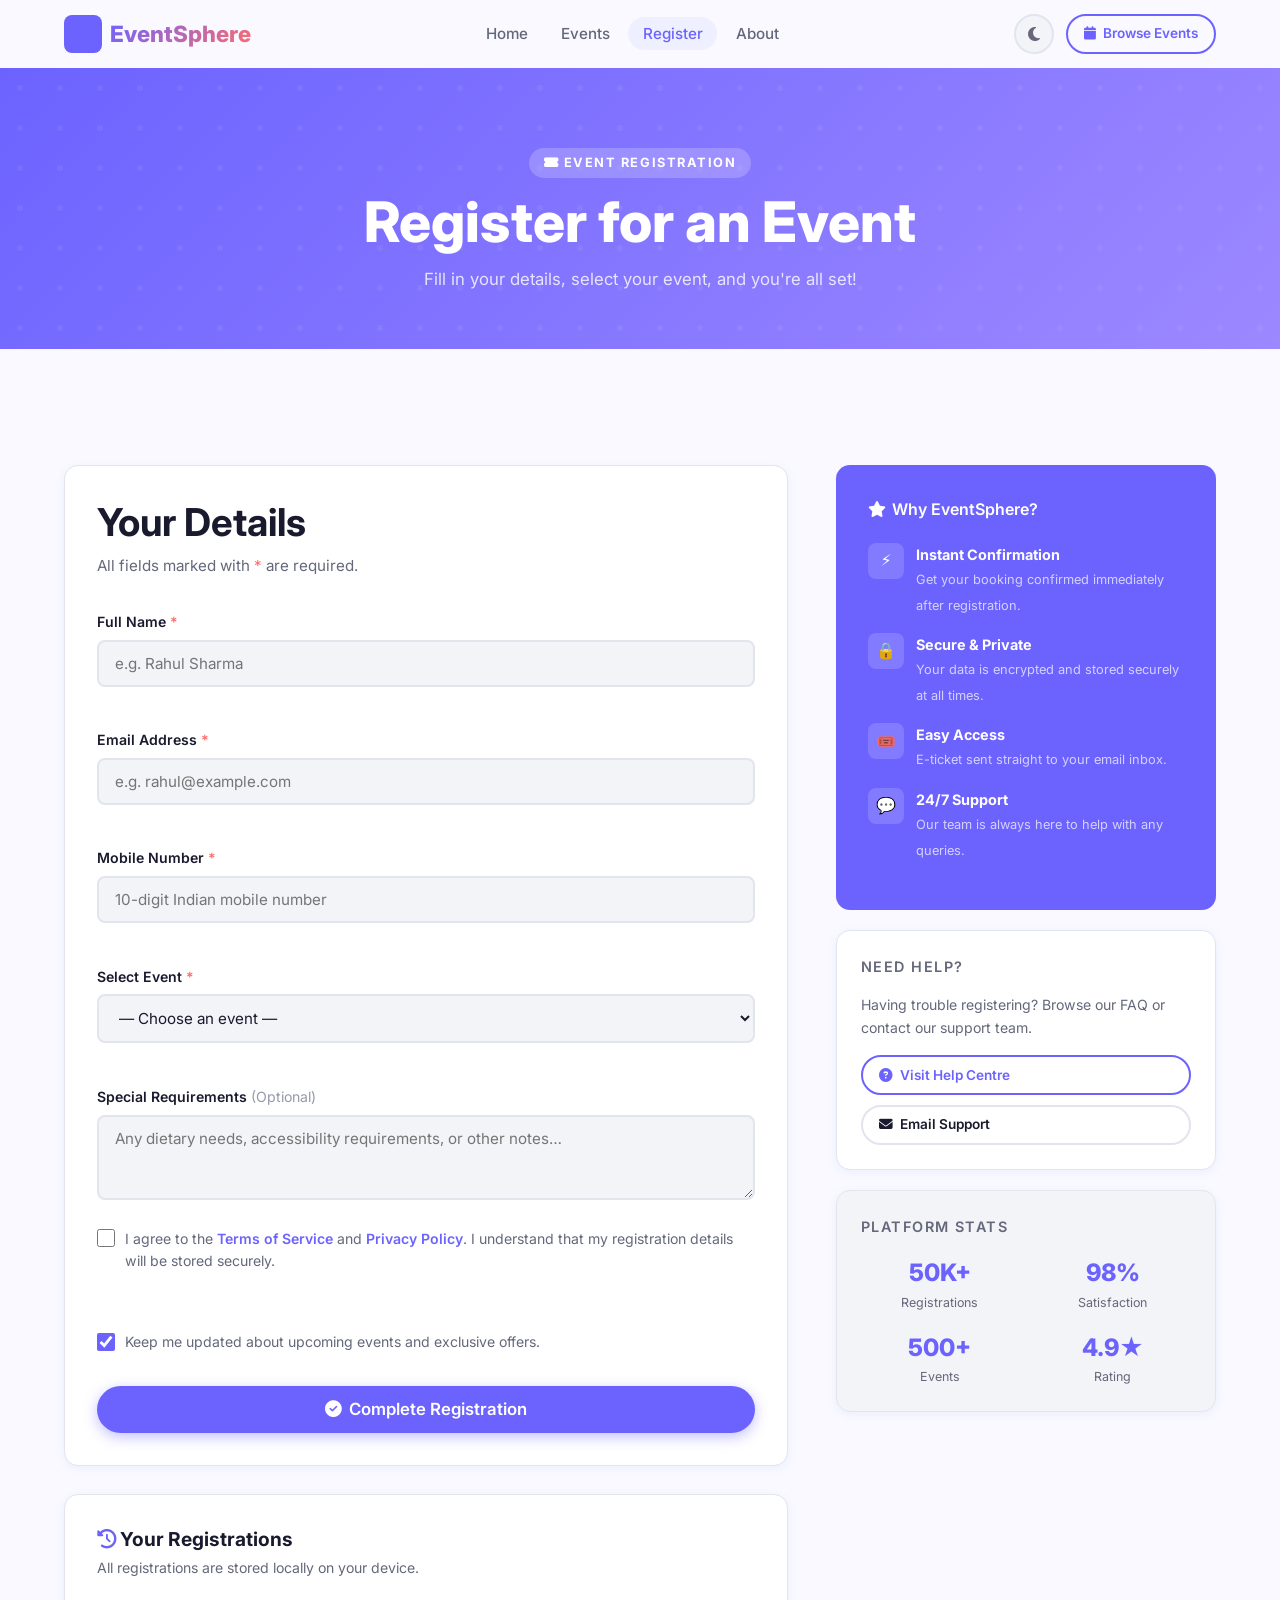
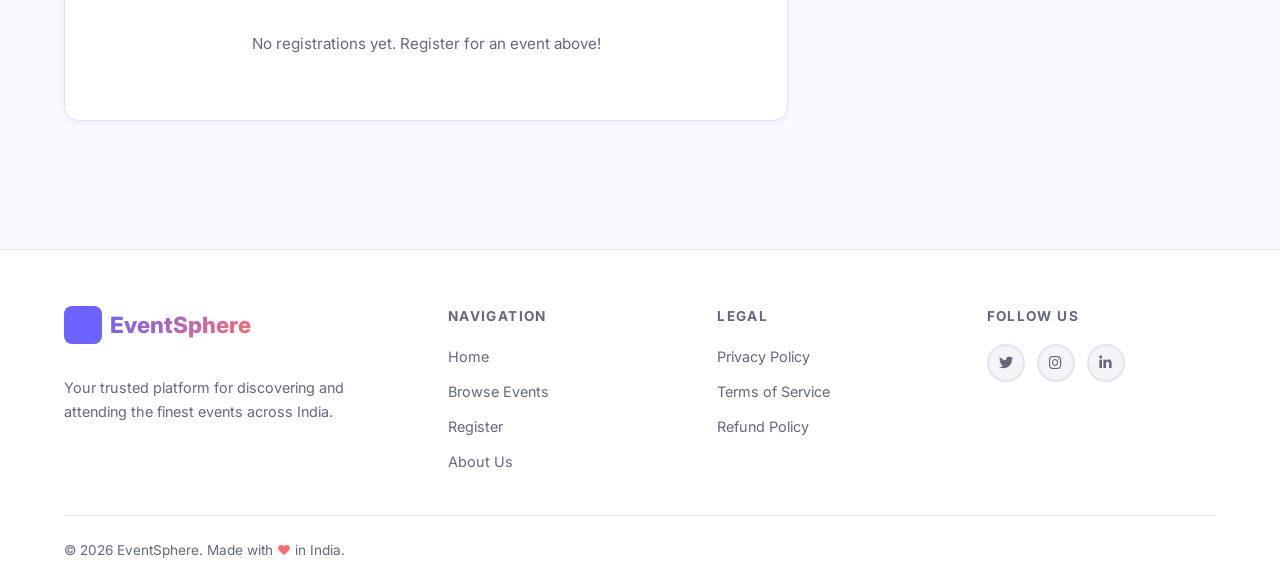
<file: register.html>
<!DOCTYPE html>
<html lang="en" data-theme="light">
<head>
  <meta charset="UTF-8">
  <meta name="viewport" content="width=device-width, initial-scale=1.0">
  <meta name="description" content="Register for events on EventSphere — quick, secure, and instant confirmation.">
  <title>Register — EventSphere</title>

  <link rel="preconnect" href="https://fonts.googleapis.com">
  <link href="https://fonts.googleapis.com/css2?family=Inter:wght@400;500;600;700;800&display=swap" rel="stylesheet">
  <link rel="stylesheet" href="https://cdnjs.cloudflare.com/ajax/libs/font-awesome/6.5.0/css/all.min.css">
  <link rel="stylesheet" href="css/style.css">
  <link rel="stylesheet" href="css/responsive.css">
</head>
<body>

  <!-- ══ NAVBAR ══════════════════════════════════════════════════ -->
  <nav class="navbar scrolled" id="navbar">
    <div class="container">
      <a href="index.html" class="nav-brand">
        <div class="brand-icon"><i class="fas fa-calendar-star"></i></div>
        <span class="brand-name">EventSphere</span>
      </a>
      <ul class="nav-menu" id="nav-menu">
        <li><a href="index.html"    class="nav-link">Home</a></li>
        <li><a href="events.html"   class="nav-link">Events</a></li>
        <li><a href="register.html" class="nav-link">Register</a></li>
        <li><a href="about.html"    class="nav-link">About</a></li>
      </ul>
      <div class="nav-actions">
        <button class="theme-btn" id="theme-toggle" aria-label="Toggle theme"><i class="fas fa-moon"></i></button>
        <a href="events.html" class="btn btn-outline btn-sm"><i class="fas fa-calendar"></i> Browse Events</a>
        <button class="menu-toggle" id="menu-toggle" aria-label="Menu"><i class="fas fa-bars"></i></button>
      </div>
    </div>
  </nav>
  <div class="nav-overlay" id="nav-overlay"></div>

  <!-- ══ PAGE HEADER ═══════════════════════════════════════════ -->
  <header class="page-header">
    <div class="container">
      <span class="section-label" style="background:rgba(255,255,255,0.2);color:#fff;margin-bottom:0.75rem;display:inline-block">
        <i class="fas fa-ticket-alt"></i> Event Registration
      </span>
      <h1>Register for an Event</h1>
      <p>Fill in your details, select your event, and you're all set!</p>
    </div>
  </header>

  <!-- ══ REGISTRATION LAYOUT ═══════════════════════════════════ -->
  <div class="container">
    <div class="register-layout">

      <!-- Form Column -->
      <div>
        <div class="form-card slide-up">
          <h2>Your Details</h2>
          <p>All fields marked with <span style="color:var(--accent)">*</span> are required.</p>

          <form id="registration-form" novalidate autocomplete="on">

            <!-- Full Name -->
            <div class="form-group">
              <label class="form-label" for="full-name">
                Full Name <span class="required">*</span>
              </label>
              <input type="text" id="full-name" name="full-name" class="form-input"
                placeholder="e.g. Rahul Sharma" autocomplete="name" required>
              <span class="error-msg" role="alert"></span>
            </div>

            <!-- Email -->
            <div class="form-group">
              <label class="form-label" for="email">
                Email Address <span class="required">*</span>
              </label>
              <input type="email" id="email" name="email" class="form-input"
                placeholder="e.g. rahul@example.com" autocomplete="email" required>
              <span class="error-msg" role="alert"></span>
            </div>

            <!-- Phone -->
            <div class="form-group">
              <label class="form-label" for="phone">
                Mobile Number <span class="required">*</span>
              </label>
              <input type="tel" id="phone" name="phone" class="form-input"
                placeholder="10-digit Indian mobile number" autocomplete="tel" maxlength="10" required>
              <span class="error-msg" role="alert"></span>
            </div>

            <!-- Select Event -->
            <div class="form-group">
              <label class="form-label" for="event-select">
                Select Event <span class="required">*</span>
              </label>
              <select id="event-select" name="event" class="form-input" required>
                <option value="">— Choose an event —</option>
                <!-- Options populated by JS -->
              </select>
              <span class="error-msg" role="alert"></span>

              <!-- Event info preview -->
              <div id="event-info-box" class="event-info-box"></div>
            </div>

            <!-- Special Requirements -->
            <div class="form-group">
              <label class="form-label" for="requirements">
                Special Requirements <span style="color:var(--text-light);font-weight:400">(Optional)</span>
              </label>
              <textarea id="requirements" name="requirements" class="form-input"
                rows="3" placeholder="Any dietary needs, accessibility requirements, or other notes…"></textarea>
            </div>

            <!-- Terms -->
            <div class="form-group">
              <div class="form-check">
                <input type="checkbox" id="terms" name="terms" required>
                <label for="terms">
                  I agree to the <a href="#">Terms of Service</a> and <a href="#">Privacy Policy</a>.
                  I understand that my registration details will be stored securely.
                </label>
              </div>
              <span class="error-msg" role="alert"></span>
            </div>

            <!-- Newsletter opt-in -->
            <div class="form-group" style="margin-bottom:0">
              <div class="form-check">
                <input type="checkbox" id="newsletter" name="newsletter" checked>
                <label for="newsletter">
                  Keep me updated about upcoming events and exclusive offers.
                </label>
              </div>
            </div>

            <!-- Submit -->
            <button type="submit" class="btn btn-primary btn-lg w-full mt-3" style="justify-content:center">
              <i class="fas fa-check-circle"></i> Complete Registration
            </button>
          </form>
        </div>

        <!-- Registration History -->
        <div class="form-card slide-up delay-1" style="margin-top:1.75rem">
          <h2 style="font-size:1.2rem;margin-bottom:0.4rem">
            <i class="fas fa-history" style="color:var(--primary)"></i> Your Registrations
          </h2>
          <p style="color:var(--text-muted);font-size:0.88rem;margin-bottom:1.25rem">All registrations are stored locally on your device.</p>
          <div class="history-table-wrap" id="registration-history">
            <!-- Rendered by JS -->
          </div>
        </div>
      </div>

      <!-- Sidebar -->
      <aside class="reg-sidebar slide-up delay-2">

        <!-- Why Register Card -->
        <div class="why-card">
          <h3><i class="fas fa-star" style="margin-right:0.4rem"></i>Why EventSphere?</h3>
          <div class="why-item">
            <div class="why-icon">⚡</div>
            <div class="why-text">
              <strong>Instant Confirmation</strong>
              <span>Get your booking confirmed immediately after registration.</span>
            </div>
          </div>
          <div class="why-item">
            <div class="why-icon">🔒</div>
            <div class="why-text">
              <strong>Secure &amp; Private</strong>
              <span>Your data is encrypted and stored securely at all times.</span>
            </div>
          </div>
          <div class="why-item">
            <div class="why-icon">🎟️</div>
            <div class="why-text">
              <strong>Easy Access</strong>
              <span>E-ticket sent straight to your email inbox.</span>
            </div>
          </div>
          <div class="why-item">
            <div class="why-icon">💬</div>
            <div class="why-text">
              <strong>24/7 Support</strong>
              <span>Our team is always here to help with any queries.</span>
            </div>
          </div>
        </div>

        <!-- Help Card -->
        <div class="sidebar-card">
          <h3>Need Help?</h3>
          <p style="font-size:0.88rem;color:var(--text-muted);margin-bottom:1rem">
            Having trouble registering? Browse our FAQ or contact our support team.
          </p>
          <div style="display:flex;flex-direction:column;gap:0.6rem">
            <a href="#" class="btn btn-outline btn-sm"><i class="fas fa-question-circle"></i> Visit Help Centre</a>
            <a href="mailto:support@eventsphere.in" class="btn btn-ghost btn-sm"><i class="fas fa-envelope"></i> Email Support</a>
          </div>
        </div>

        <!-- Stats Card -->
        <div class="sidebar-card" style="background:var(--surface-2)">
          <h3>Platform Stats</h3>
          <div style="display:grid;grid-template-columns:1fr 1fr;gap:1rem;text-align:center">
            <div>
              <div style="font-size:1.5rem;font-weight:800;color:var(--primary)">50K+</div>
              <div style="font-size:0.78rem;color:var(--text-muted)">Registrations</div>
            </div>
            <div>
              <div style="font-size:1.5rem;font-weight:800;color:var(--primary)">98%</div>
              <div style="font-size:0.78rem;color:var(--text-muted)">Satisfaction</div>
            </div>
            <div>
              <div style="font-size:1.5rem;font-weight:800;color:var(--primary)">500+</div>
              <div style="font-size:0.78rem;color:var(--text-muted)">Events</div>
            </div>
            <div>
              <div style="font-size:1.5rem;font-weight:800;color:var(--primary)">4.9★</div>
              <div style="font-size:0.78rem;color:var(--text-muted)">Rating</div>
            </div>
          </div>
        </div>

      </aside>
    </div>
  </div>

  <!-- ══ SUCCESS MODAL ═════════════════════════════════════════ -->
  <div class="modal-backdrop" id="success-modal" role="dialog" aria-modal="true" aria-labelledby="modal-title">
    <div class="modal-box">
      <button class="modal-close" aria-label="Close"><i class="fas fa-times"></i></button>
      <div class="success-icon"><i class="fas fa-check"></i></div>
      <h2 id="modal-title">You're Registered! 🎉</h2>
      <p>Congratulations, <strong class="reg-name"></strong>!</p>
      <p>Your spot has been confirmed for:</p>

      <div class="booking-details">
        <div class="row">
          <span>Booking ID</span>
          <span class="reg-id" style="font-family:monospace;color:var(--primary)"></span>
        </div>
        <div class="row">
          <span>Event</span>
          <span class="reg-event"></span>
        </div>
        <div class="row">
          <span>Date</span>
          <span class="reg-date"></span>
        </div>
        <div class="row">
          <span>Email</span>
          <span class="reg-email"></span>
        </div>
      </div>

      <p style="font-size:0.85rem;color:var(--text-muted)">A confirmation has been recorded. See you at the event! 🚀</p>

      <div style="display:flex;gap:0.75rem;justify-content:center;margin-top:1.5rem">
        <a href="events.html" class="btn btn-outline btn-sm"><i class="fas fa-calendar"></i> Browse More</a>
        <button class="btn btn-primary btn-sm modal-close"><i class="fas fa-check"></i> Done</button>
      </div>
    </div>
  </div>

  <!-- ══ FOOTER ═════════════════════════════════════════════════ -->
  <footer class="footer" style="margin-top:3rem">
    <div class="container">
      <div class="footer-grid">
        <div class="footer-brand">
          <a href="index.html" class="nav-brand" style="margin-bottom:1rem;display:inline-flex">
            <div class="brand-icon"><i class="fas fa-calendar-star"></i></div>
            <span class="brand-name">EventSphere</span>
          </a>
          <p>Your trusted platform for discovering and attending the finest events across India.</p>
        </div>
        <div>
          <h4>Navigation</h4>
          <ul class="footer-links">
            <li><a href="index.html">Home</a></li>
            <li><a href="events.html">Browse Events</a></li>
            <li><a href="register.html">Register</a></li>
            <li><a href="about.html">About Us</a></li>
          </ul>
        </div>
        <div>
          <h4>Legal</h4>
          <ul class="footer-links">
            <li><a href="#">Privacy Policy</a></li>
            <li><a href="#">Terms of Service</a></li>
            <li><a href="#">Refund Policy</a></li>
          </ul>
        </div>
        <div>
          <h4>Follow Us</h4>
          <div class="social-links">
            <a href="#" class="social-link"><i class="fab fa-twitter"></i></a>
            <a href="#" class="social-link"><i class="fab fa-instagram"></i></a>
            <a href="#" class="social-link"><i class="fab fa-linkedin-in"></i></a>
          </div>
        </div>
      </div>
      <div class="footer-bottom">
        <p>© 2026 EventSphere. Made with <span style="color:var(--accent)">♥</span> in India.</p>
      </div>
    </div>
  </footer>

  <button id="back-to-top" aria-label="Back to top"><i class="fas fa-arrow-up"></i></button>

  <script src="js/events-data.js"></script>
  <script src="js/main.js"></script>
  <script src="js/register.js"></script>
</body>
</html>
</file>
<file: css/style.css>
/* ============================================================
   style.css — Main stylesheet for EventSphere
   ============================================================ */

/* ─── CSS Variables ──────────────────────────────────────────── */
:root {
  /* Brand */
  --primary:        #6C63FF;
  --primary-dark:   #5A52E0;
  --primary-light:  #EEF0FF;
  --accent:         #FF6B6B;
  --accent-dark:    #E05555;

  /* Light theme */
  --bg:             #F9F9FF;
  --surface:        #FFFFFF;
  --surface-2:      #F3F4F8;
  --border:         #E2E4EE;
  --text:           #1A1A2E;
  --text-muted:     #64687A;
  --text-light:     #9599AA;

  /* Shadows */
  --shadow-sm:      0 2px 8px rgba(108,99,255,0.08);
  --shadow-md:      0 4px 24px rgba(108,99,255,0.14);
  --shadow-lg:      0 8px 40px rgba(108,99,255,0.18);

  /* Misc */
  --radius:         14px;
  --radius-sm:      8px;
  --radius-pill:    100px;
  --transition:     0.25s ease;
  --navbar-h:       68px;
}

[data-theme="dark"] {
  --bg:             #0F0F1A;
  --surface:        #1A1A2E;
  --surface-2:      #252540;
  --border:         #333355;
  --text:           #E8E8FF;
  --text-muted:     #9A9AB8;
  --text-light:     #6A6A88;
  --shadow-sm:      0 2px 8px rgba(0,0,0,0.3);
  --shadow-md:      0 4px 24px rgba(0,0,0,0.4);
  --shadow-lg:      0 8px 40px rgba(0,0,0,0.5);
  --primary-light:  #1E1E40;
}

/* ─── Reset & Base ───────────────────────────────────────────── */
*, *::before, *::after { box-sizing: border-box; margin: 0; padding: 0; }

html {
  scroll-behavior: smooth;
  font-size: 16px;
}

body {
  font-family: 'Inter', 'Segoe UI', system-ui, sans-serif;
  background: var(--bg);
  color: var(--text);
  line-height: 1.6;
  transition: background var(--transition), color var(--transition);
  overflow-x: hidden;
}

a { color: inherit; text-decoration: none; }
img { display: block; max-width: 100%; object-fit: cover; }
ul { list-style: none; }
button { cursor: pointer; font-family: inherit; border: none; outline: none; }
input, select, textarea { font-family: inherit; }

/* ─── Typography ─────────────────────────────────────────────── */
h1 { font-size: clamp(2rem, 5vw, 3.5rem); font-weight: 800; line-height: 1.15; }
h2 { font-size: clamp(1.5rem, 3vw, 2.5rem); font-weight: 700; line-height: 1.25; }
h3 { font-size: clamp(1.1rem, 2vw, 1.4rem); font-weight: 600; }
h4 { font-size: 1rem; font-weight: 600; }

.text-gradient {
  background: linear-gradient(135deg, var(--primary), #FF6B6B);
  -webkit-background-clip: text;
  -webkit-text-fill-color: transparent;
  background-clip: text;
}

/* ─── Layout ─────────────────────────────────────────────────── */
.container {
  max-width: 1200px;
  margin: 0 auto;
  padding: 0 1.5rem;
}

.section {
  padding: 5rem 0;
}

.section-header {
  text-align: center;
  max-width: 640px;
  margin: 0 auto 3rem;
}

.section-header p {
  color: var(--text-muted);
  margin-top: 0.75rem;
  font-size: 1.05rem;
}

.section-label {
  display: inline-block;
  font-size: 0.8rem;
  font-weight: 700;
  letter-spacing: 0.12em;
  text-transform: uppercase;
  color: var(--primary);
  background: var(--primary-light);
  padding: 0.3rem 0.9rem;
  border-radius: var(--radius-pill);
  margin-bottom: 0.75rem;
}

/* ─── Buttons ────────────────────────────────────────────────── */
.btn {
  display: inline-flex;
  align-items: center;
  gap: 0.45rem;
  padding: 0.65rem 1.5rem;
  border-radius: var(--radius-pill);
  font-weight: 600;
  font-size: 0.95rem;
  transition: all var(--transition);
  cursor: pointer;
  white-space: nowrap;
}

.btn-primary {
  background: var(--primary);
  color: #fff;
  box-shadow: 0 4px 14px rgba(108,99,255,0.4);
}
.btn-primary:hover {
  background: var(--primary-dark);
  transform: translateY(-2px);
  box-shadow: 0 6px 20px rgba(108,99,255,0.5);
}

.btn-accent {
  background: var(--accent);
  color: #fff;
  box-shadow: 0 4px 14px rgba(255,107,107,0.4);
}
.btn-accent:hover {
  background: var(--accent-dark);
  transform: translateY(-2px);
}

.btn-outline {
  background: transparent;
  color: var(--primary);
  border: 2px solid var(--primary);
}
.btn-outline:hover {
  background: var(--primary);
  color: #fff;
  transform: translateY(-2px);
}

.btn-ghost {
  background: transparent;
  color: var(--text);
  border: 2px solid var(--border);
}
.btn-ghost:hover {
  border-color: var(--primary);
  color: var(--primary);
}

.btn-sm { padding: 0.45rem 1rem; font-size: 0.85rem; }
.btn-lg { padding: 0.85rem 2rem; font-size: 1.05rem; }
.btn-disabled { opacity: 0.5; pointer-events: none; cursor: not-allowed; }
.btn:active { transform: scale(0.97); }

/* ─── Navbar ─────────────────────────────────────────────────── */
.navbar {
  position: fixed;
  top: 0; left: 0; right: 0;
  height: var(--navbar-h);
  background: transparent;
  z-index: 1000;
  transition: background var(--transition), box-shadow var(--transition);
}

.navbar.scrolled {
  background: var(--surface);
  box-shadow: var(--shadow-sm);
  backdrop-filter: blur(12px);
}

.navbar .container {
  display: flex;
  align-items: center;
  justify-content: space-between;
  height: 100%;
}

.nav-brand {
  display: flex;
  align-items: center;
  gap: 0.5rem;
  font-size: 1.4rem;
  font-weight: 800;
}

.nav-brand .brand-icon {
  width: 38px;
  height: 38px;
  background: var(--primary);
  border-radius: var(--radius-sm);
  display: flex;
  align-items: center;
  justify-content: center;
  color: #fff;
  font-size: 1.1rem;
  flex-shrink: 0;
}

.brand-name { background: linear-gradient(135deg, var(--primary), var(--accent)); -webkit-background-clip: text; -webkit-text-fill-color: transparent; background-clip: text; }

.nav-menu {
  display: flex;
  align-items: center;
  gap: 0.25rem;
}

.nav-link {
  padding: 0.45rem 0.9rem;
  border-radius: var(--radius-pill);
  font-size: 0.95rem;
  font-weight: 500;
  color: var(--text-muted);
  transition: all var(--transition);
}

.nav-link:hover, .nav-link.active {
  color: var(--primary);
  background: var(--primary-light);
}

.nav-actions {
  display: flex;
  align-items: center;
  gap: 0.75rem;
}

.theme-btn {
  width: 40px;
  height: 40px;
  border-radius: 50%;
  background: var(--surface-2);
  color: var(--text-muted);
  display: flex;
  align-items: center;
  justify-content: center;
  transition: all var(--transition);
  border: 2px solid var(--border);
  font-size: 1rem;
}

.theme-btn:hover { color: var(--primary); border-color: var(--primary); }

.menu-toggle {
  display: none;
  width: 40px;
  height: 40px;
  border-radius: var(--radius-sm);
  background: var(--surface-2);
  color: var(--text);
  align-items: center;
  justify-content: center;
  font-size: 1.1rem;
  border: 2px solid var(--border);
}

.nav-overlay {
  display: none;
  position: fixed;
  inset: 0;
  background: rgba(0,0,0,0.4);
  z-index: 999;
  backdrop-filter: blur(4px);
}

.nav-overlay.visible { display: block; }

/* ─── Hero Section ───────────────────────────────────────────── */
.hero {
  min-height: 100vh;
  display: flex;
  align-items: center;
  position: relative;
  overflow: hidden;
  padding-top: var(--navbar-h);
}

.hero-bg {
  position: absolute;
  inset: 0;
  background:
    radial-gradient(ellipse 80% 60% at 70% 40%, rgba(108,99,255,0.18) 0%, transparent 60%),
    radial-gradient(ellipse 60% 50% at 10% 80%, rgba(255,107,107,0.12) 0%, transparent 55%),
    var(--bg);
  z-index: 0;
}

.hero-blob {
  position: absolute;
  border-radius: 50%;
  filter: blur(80px);
  opacity: 0.25;
  animation: blobFloat 8s ease-in-out infinite alternate;
}

.hero-blob-1 { width: 500px; height: 500px; background: var(--primary); top: -100px; right: -100px; }
.hero-blob-2 { width: 300px; height: 300px; background: var(--accent); bottom: -50px; left: -50px; animation-delay: 3s; }

@keyframes blobFloat {
  from { transform: translate(0, 0) scale(1); }
  to   { transform: translate(30px, -30px) scale(1.05); }
}

.hero .container {
  display: grid;
  grid-template-columns: 1fr 1fr;
  gap: 4rem;
  align-items: center;
  position: relative;
  z-index: 1;
  padding-top: 2rem;
  padding-bottom: 2rem;
}

.hero-badge {
  display: inline-flex;
  align-items: center;
  gap: 0.5rem;
  background: var(--primary-light);
  color: var(--primary);
  border: 1px solid rgba(108,99,255,0.3);
  border-radius: var(--radius-pill);
  padding: 0.35rem 1rem;
  font-size: 0.85rem;
  font-weight: 600;
  margin-bottom: 1.25rem;
  animation: fadeSlideDown 0.6s ease both;
}

.hero-badge .dot {
  width: 8px; height: 8px;
  background: var(--primary);
  border-radius: 50%;
  animation: pulse 1.5s ease infinite;
}

@keyframes pulse {
  0%, 100% { opacity: 1; transform: scale(1); }
  50% { opacity: 0.5; transform: scale(1.3); }
}

.hero h1 { animation: fadeSlideDown 0.6s 0.1s ease both; }
.hero-sub {
  color: var(--text-muted);
  font-size: 1.1rem;
  max-width: 480px;
  margin: 1.25rem 0 2rem;
  animation: fadeSlideDown 0.6s 0.2s ease both;
}

.hero-cta {
  display: flex;
  gap: 1rem;
  flex-wrap: wrap;
  animation: fadeSlideDown 0.6s 0.3s ease both;
}

.hero-stats {
  display: flex;
  gap: 2rem;
  margin-top: 2.5rem;
  animation: fadeSlideDown 0.6s 0.4s ease both;
}

.hero-stat { text-align: left; }
.hero-stat-num {
  font-size: 1.6rem;
  font-weight: 800;
  background: linear-gradient(135deg, var(--primary), var(--accent));
  -webkit-background-clip: text;
  -webkit-text-fill-color: transparent;
  background-clip: text;
}
.hero-stat-label { font-size: 0.8rem; color: var(--text-muted); font-weight: 500; }

.hero-visual {
  position: relative;
  animation: fadeSlideLeft 0.8s 0.2s ease both;
}

.hero-img-wrap {
  position: relative;
  border-radius: var(--radius);
  overflow: hidden;
  aspect-ratio: 4/3;
  box-shadow: var(--shadow-lg);
}

.hero-img-wrap img { width: 100%; height: 100%; object-fit: cover; }

.hero-img-wrap::after {
  content: "";
  position: absolute;
  inset: 0;
  background: linear-gradient(to bottom, transparent 50%, rgba(108,99,255,0.35));
}

.hero-card-float {
  position: absolute;
  background: var(--surface);
  border-radius: var(--radius);
  box-shadow: var(--shadow-md);
  padding: 1rem 1.25rem;
  display: flex;
  align-items: center;
  gap: 0.75rem;
  animation: floatCard 4s ease-in-out infinite alternate;
  border: 1px solid var(--border);
}

.hero-card-float.card-1 { bottom: -1.5rem; left: -1.5rem; }
.hero-card-float.card-2 { top: -1rem; right: -1rem; animation-delay: 2s; }

@keyframes floatCard {
  from { transform: translateY(0); }
  to   { transform: translateY(-10px); }
}

.float-icon {
  width: 42px; height: 42px;
  border-radius: var(--radius-sm);
  display: flex;
  align-items: center;
  justify-content: center;
  font-size: 1.2rem;
}

.float-icon.purple { background: var(--primary-light); color: var(--primary); }
.float-icon.red    { background: #FFF0F0; color: var(--accent); }

.float-text strong { display: block; font-size: 0.95rem; font-weight: 700; }
.float-text span   { font-size: 0.78rem; color: var(--text-muted); }

/* ─── Stats Strip ────────────────────────────────────────────── */
.stats-strip {
  background: var(--primary);
  padding: 3rem 0;
}

.stats-grid {
  display: grid;
  grid-template-columns: repeat(4, 1fr);
  gap: 2rem;
  text-align: center;
}

.stat-item { color: #fff; }
.stat-number {
  font-size: 2.5rem;
  font-weight: 800;
  line-height: 1;
}
.stat-label { font-size: 0.9rem; opacity: 0.85; margin-top: 0.4rem; }

/* ─── Event Cards ────────────────────────────────────────────── */
.events-grid {
  display: grid;
  grid-template-columns: repeat(auto-fill, minmax(320px, 1fr));
  gap: 1.75rem;
}

.event-card {
  background: var(--surface);
  border-radius: var(--radius);
  overflow: hidden;
  border: 1px solid var(--border);
  transition: transform var(--transition), box-shadow var(--transition);
  display: flex;
  flex-direction: column;
}

.event-card:hover {
  transform: translateY(-6px);
  box-shadow: var(--shadow-lg);
}

.card-image-wrap {
  position: relative;
  aspect-ratio: 16/10;
  overflow: hidden;
}

.card-img {
  width: 100%; height: 100%;
  object-fit: cover;
  transition: transform 0.5s ease;
}

.event-card:hover .card-img { transform: scale(1.05); }

.card-overlay {
  position: absolute;
  top: 0; left: 0; right: 0;
  padding: 0.75rem;
  display: flex;
  justify-content: space-between;
  align-items: flex-start;
  background: linear-gradient(to bottom, rgba(0,0,0,0.45), transparent);
}

.card-category {
  background: rgba(255,255,255,0.18);
  backdrop-filter: blur(6px);
  color: #fff;
  font-size: 0.78rem;
  font-weight: 600;
  padding: 0.3rem 0.75rem;
  border-radius: var(--radius-pill);
  border: 1px solid rgba(255,255,255,0.2);
}

.card-badge {
  background: var(--accent);
  color: #fff;
  font-size: 0.72rem;
  font-weight: 700;
  padding: 0.25rem 0.65rem;
  border-radius: var(--radius-pill);
}

.card-countdown {
  position: absolute;
  bottom: 0.6rem;
  right: 0.75rem;
}

.countdown-mini {
  background: rgba(0,0,0,0.55);
  backdrop-filter: blur(4px);
  color: #fff;
  font-size: 0.75rem;
  font-weight: 600;
  padding: 0.25rem 0.65rem;
  border-radius: var(--radius-pill);
}

.countdown-mini.urgent { background: var(--accent); }

.badge-live {
  background: #00C853;
  color: #fff;
  font-size: 0.72rem;
  font-weight: 700;
  padding: 0.25rem 0.65rem;
  border-radius: var(--radius-pill);
  animation: pulse 1.5s ease infinite;
}

.card-body {
  padding: 1.25rem;
  display: flex;
  flex-direction: column;
  gap: 0.6rem;
  flex: 1;
}

.card-title { font-size: 1.05rem; font-weight: 700; }
.card-title a { transition: color var(--transition); }
.card-title a:hover { color: var(--primary); }

.card-meta {
  display: flex;
  flex-wrap: wrap;
  gap: 0.75rem;
  color: var(--text-muted);
  font-size: 0.83rem;
}

.card-meta span { display: flex; align-items: center; gap: 0.35rem; }
.card-meta i { color: var(--primary); opacity: 0.8; }

.card-desc { font-size: 0.87rem; color: var(--text-muted); line-height: 1.55; }

.card-footer {
  margin-top: auto;
  padding-top: 0.75rem;
  border-top: 1px solid var(--border);
  display: flex;
  flex-direction: column;
  gap: 0.6rem;
}

.card-price-action {
  display: flex;
  justify-content: space-between;
  align-items: center;
}

.card-price {
  font-size: 1.1rem;
  font-weight: 800;
  color: var(--primary);
}

/* ─── Availability Bar ───────────────────────────────────────── */
.availability { display: flex; align-items: center; gap: 0.75rem; }

.avail-bar {
  flex: 1;
  height: 6px;
  background: var(--border);
  border-radius: var(--radius-pill);
  overflow: hidden;
}

.avail-bar.large { height: 10px; }

.avail-fill {
  height: 100%;
  background: linear-gradient(90deg, var(--primary), #9C88FF);
  border-radius: var(--radius-pill);
  transition: width 1s ease;
}

.avail-fill.avail-hot { background: linear-gradient(90deg, var(--accent), #FF9B6B); }

.spots-ok  { font-size: 0.8rem; color: #00C853; font-weight: 600; white-space: nowrap; }
.spots-low { font-size: 0.8rem; color: var(--accent); font-weight: 600; white-space: nowrap; }

/* Card enter animation */
@keyframes cardEnter {
  from { opacity: 0; transform: translateY(20px); }
  to   { opacity: 1; transform: translateY(0); }
}
.card-enter { animation: cardEnter 0.4s ease both; }

/* ─── Category Pills ─────────────────────────────────────────── */
.pills-wrap {
  display: flex;
  flex-wrap: wrap;
  gap: 0.6rem;
  margin-bottom: 2rem;
}

.pill {
  display: inline-flex;
  align-items: center;
  gap: 0.4rem;
  padding: 0.5rem 1.1rem;
  border-radius: var(--radius-pill);
  background: var(--surface);
  border: 2px solid var(--border);
  color: var(--text-muted);
  font-size: 0.88rem;
  font-weight: 600;
  transition: all var(--transition);
  cursor: pointer;
}

.pill:hover, .pill.active {
  border-color: var(--primary);
  color: var(--primary);
  background: var(--primary-light);
}

/* ─── Search Bar ─────────────────────────────────────────────── */
.search-bar {
  position: relative;
  max-width: 520px;
}

.search-bar input {
  width: 100%;
  padding: 0.8rem 1.2rem 0.8rem 3rem;
  border-radius: var(--radius-pill);
  border: 2px solid var(--border);
  background: var(--surface);
  color: var(--text);
  font-size: 0.95rem;
  transition: border-color var(--transition), box-shadow var(--transition);
}

.search-bar input:focus {
  outline: none;
  border-color: var(--primary);
  box-shadow: 0 0 0 4px rgba(108,99,255,0.12);
}

.search-bar .search-icon {
  position: absolute;
  left: 1rem;
  top: 50%;
  transform: translateY(-50%);
  color: var(--text-muted);
  font-size: 0.95rem;
}

.search-clear {
  position: absolute;
  right: 0.75rem;
  top: 50%;
  transform: translateY(-50%);
  background: var(--surface-2);
  border: none;
  width: 26px;
  height: 26px;
  border-radius: 50%;
  display: none;
  align-items: center;
  justify-content: center;
  color: var(--text-muted);
  cursor: pointer;
  font-size: 0.8rem;
  transition: all var(--transition);
}
.search-clear:hover { background: var(--accent); color: #fff; }

/* ─── Toolbar (search + sort) ────────────────────────────────── */
.events-toolbar {
  display: flex;
  justify-content: space-between;
  align-items: center;
  flex-wrap: wrap;
  gap: 1rem;
  margin-bottom: 1.5rem;
}

.toolbar-right {
  display: flex;
  align-items: center;
  gap: 1rem;
}

.result-count {
  font-size: 0.9rem;
  color: var(--text-muted);
  font-weight: 500;
}

.sort-select {
  padding: 0.55rem 1rem;
  border-radius: var(--radius-pill);
  border: 2px solid var(--border);
  background: var(--surface);
  color: var(--text);
  font-size: 0.88rem;
  font-weight: 500;
  cursor: pointer;
  transition: border-color var(--transition);
}
.sort-select:focus { outline: none; border-color: var(--primary); }

/* ─── No Results ─────────────────────────────────────────────── */
.no-results {
  grid-column: 1 / -1;
  text-align: center;
  padding: 4rem 1rem;
}

.no-results-icon { font-size: 4rem; margin-bottom: 1rem; }
.no-results h3   { margin-bottom: 0.5rem; }
.no-results p    { color: var(--text-muted); margin-bottom: 1.5rem; }

/* ─── Featured Section ───────────────────────────────────────── */
.featured-grid {
  display: grid;
  grid-template-columns: 1.3fr 1fr;
  grid-template-rows: auto auto;
  gap: 1.75rem;
}

.featured-grid .event-card:first-child {
  grid-row: span 2;
}

.featured-grid .event-card:first-child .card-image-wrap {
  aspect-ratio: 3/2;
}

/* ─── Categories Grid ────────────────────────────────────────── */
.categories-grid {
  display: grid;
  grid-template-columns: repeat(auto-fill, minmax(140px, 1fr));
  gap: 1rem;
}

.cat-card {
  background: var(--surface);
  border: 2px solid var(--border);
  border-radius: var(--radius);
  padding: 1.5rem 1rem;
  text-align: center;
  cursor: pointer;
  transition: all var(--transition);
  text-decoration: none;
  color: var(--text);
  display: block;
}

.cat-card:hover {
  border-color: var(--primary);
  background: var(--primary-light);
  transform: translateY(-4px);
  box-shadow: var(--shadow-md);
}

.cat-icon {
  font-size: 2rem;
  margin-bottom: 0.5rem;
  display: block;
}

.cat-name {
  font-size: 0.88rem;
  font-weight: 600;
  color: var(--text-muted);
  transition: color var(--transition);
}

.cat-card:hover .cat-name { color: var(--primary); }

/* ─── CTA Banner ─────────────────────────────────────────────── */
.cta-section {
  background: linear-gradient(135deg, var(--primary) 0%, #9C88FF 50%, var(--accent) 100%);
  padding: 5rem 0;
  text-align: center;
  color: #fff;
  position: relative;
  overflow: hidden;
}

.cta-section::before {
  content: "";
  position: absolute;
  inset: 0;
  background: url("data:image/svg+xml,%3Csvg width='60' height='60' viewBox='0 0 60 60' xmlns='http://www.w3.org/2000/svg'%3E%3Cg fill='none' fill-rule='evenodd'%3E%3Cg fill='%23ffffff' fill-opacity='0.05'%3E%3Ccircle cx='30' cy='30' r='4'/%3E%3C/g%3E%3C/g%3E%3C/svg%3E");
}

.cta-section .container { position: relative; }
.cta-section h2 { color: #fff; }
.cta-section p { color: rgba(255,255,255,0.85); max-width: 520px; margin: 1rem auto 2rem; font-size: 1.05rem; }
.cta-section .btn-ghost { border-color: rgba(255,255,255,0.5); color: #fff; }
.cta-section .btn-ghost:hover { background: rgba(255,255,255,0.15); border-color: #fff; }

/* ─── Event Detail Page ──────────────────────────────────────── */
.detail-hero {
  height: 50vh;
  min-height: 320px;
  max-height: 480px;
  position: relative;
  overflow: hidden;
  margin-top: var(--navbar-h);
}

.detail-hero img {
  width: 100%; height: 100%;
  object-fit: cover;
}

.detail-hero-overlay {
  position: absolute;
  inset: 0;
  background: linear-gradient(to bottom, rgba(0,0,0,0.15) 0%, rgba(0,0,0,0.7) 100%);
  display: flex;
  align-items: flex-end;
  padding: 2.5rem;
}

.detail-hero-meta {
  display: flex;
  flex-wrap: wrap;
  gap: 0.75rem;
  align-items: center;
}

.detail-layout {
  display: grid;
  grid-template-columns: 1fr 350px;
  gap: 3rem;
  align-items: start;
  padding: 3rem 0 5rem;
}

.detail-main h1 { margin-bottom: 1.25rem; }

.detail-info-grid {
  display: grid;
  grid-template-columns: 1fr 1fr;
  gap: 1rem;
  margin: 1.5rem 0;
}

.info-chip {
  display: flex;
  align-items: flex-start;
  gap: 0.75rem;
  background: var(--surface-2);
  border-radius: var(--radius-sm);
  padding: 0.9rem 1rem;
  border: 1px solid var(--border);
}

.info-chip i { color: var(--primary); margin-top: 0.15rem; flex-shrink: 0; }
.info-chip-label { font-size: 0.75rem; text-transform: uppercase; letter-spacing: 0.08em; color: var(--text-light); font-weight: 600; }
.info-chip-value { font-size: 0.92rem; font-weight: 600; margin-top: 0.1rem; }

.detail-desc { line-height: 1.75; color: var(--text-muted); }
.detail-desc p { margin-bottom: 1rem; }

.tags-wrap { display: flex; flex-wrap: wrap; gap: 0.5rem; margin-top: 1.25rem; }

.tag {
  background: var(--primary-light);
  color: var(--primary);
  font-size: 0.8rem;
  font-weight: 600;
  padding: 0.3rem 0.75rem;
  border-radius: var(--radius-pill);
}

/* Sticky Sidebar */
.detail-sidebar {
  position: sticky;
  top: calc(var(--navbar-h) + 1.5rem);
  display: flex;
  flex-direction: column;
  gap: 1.25rem;
}

.sidebar-card {
  background: var(--surface);
  border: 1px solid var(--border);
  border-radius: var(--radius);
  padding: 1.5rem;
  box-shadow: var(--shadow-sm);
}

.sidebar-card h3 { font-size: 0.9rem; text-transform: uppercase; letter-spacing: 0.1em; color: var(--text-muted); margin-bottom: 1rem; }

.price-big {
  font-size: 2rem;
  font-weight: 800;
  color: var(--primary);
  margin-bottom: 0.25rem;
}

.avail-stats {
  display: flex;
  justify-content: space-between;
  font-size: 0.85rem;
  color: var(--text-muted);
  margin-bottom: 0.5rem;
}

.avail-label { font-size: 0.8rem; color: var(--text-light); text-align: right; margin-top: 0.35rem; }

/* Countdown Display */
.countdown-wrap {
  display: flex;
  justify-content: center;
  gap: 0.5rem;
  flex-wrap: wrap;
}

.countdown-unit {
  display: flex;
  flex-direction: column;
  align-items: center;
  min-width: 56px;
}

.countdown-value {
  background: var(--surface-2);
  border: 2px solid var(--border);
  border-radius: var(--radius-sm);
  font-size: 1.6rem;
  font-weight: 800;
  color: var(--primary);
  padding: 0.5rem 0.75rem;
  min-width: 56px;
  text-align: center;
  font-variant-numeric: tabular-nums;
}

.countdown-label { font-size: 0.7rem; text-transform: uppercase; color: var(--text-muted); font-weight: 600; margin-top: 0.3rem; }
.countdown-sep   { font-size: 1.4rem; font-weight: 700; color: var(--primary); align-self: center; margin-top: -1rem; }
.countdown-ended { text-align: center; color: #00C853; font-weight: 600; }

/* ─── Registration Form Page ─────────────────────────────────── */
.register-layout {
  display: grid;
  grid-template-columns: 1fr 380px;
  gap: 3rem;
  padding: 3rem 0 5rem;
  align-items: start;
  margin-top: var(--navbar-h);
}

.form-card {
  background: var(--surface);
  border: 1px solid var(--border);
  border-radius: var(--radius);
  padding: 2rem;
  box-shadow: var(--shadow-sm);
}

.form-card h2 { margin-bottom: 0.5rem; }
.form-card > p { color: var(--text-muted); margin-bottom: 2rem; font-size: 0.95rem; }

.form-group {
  display: flex;
  flex-direction: column;
  gap: 0.4rem;
  margin-bottom: 1.25rem;
}

.form-label {
  font-size: 0.88rem;
  font-weight: 600;
  color: var(--text);
  display: flex;
  gap: 0.25rem;
  align-items: center;
}

.form-label .required { color: var(--accent); }

.form-input {
  padding: 0.75rem 1rem;
  border-radius: var(--radius-sm);
  border: 2px solid var(--border);
  background: var(--surface-2);
  color: var(--text);
  font-size: 0.95rem;
  transition: border-color var(--transition), box-shadow var(--transition);
}

.form-input:focus {
  outline: none;
  border-color: var(--primary);
  box-shadow: 0 0 0 4px rgba(108,99,255,0.1);
  background: var(--surface);
}

.form-group.valid   .form-input { border-color: #00C853; }
.form-group.invalid .form-input { border-color: var(--accent); }

.error-msg {
  font-size: 0.8rem;
  color: var(--accent);
  font-weight: 500;
  min-height: 1rem;
}

.form-group.valid .error-msg::before {
  content: "✓ ";
  color: #00C853;
}

.form-check {
  display: flex;
  align-items: flex-start;
  gap: 0.65rem;
  margin: 0.5rem 0;
}

.form-check input[type="checkbox"] {
  width: 18px;
  height: 18px;
  border: 2px solid var(--border);
  border-radius: 4px;
  cursor: pointer;
  flex-shrink: 0;
  margin-top: 0.1rem;
  accent-color: var(--primary);
}

.form-check label { font-size: 0.88rem; color: var(--text-muted); cursor: pointer; }
.form-check label a { color: var(--primary); font-weight: 600; }

.event-info-box {
  background: var(--surface-2);
  border: 1px solid var(--border);
  border-radius: var(--radius-sm);
  padding: 1rem;
  margin-top: 0.5rem;
  display: none;
  transition: all var(--transition);
}

.event-info-box.visible { display: block; }

.event-info-preview {
  display: flex;
  gap: 1rem;
}

.preview-img {
  width: 100px;
  height: 70px;
  border-radius: var(--radius-sm);
  object-fit: cover;
  flex-shrink: 0;
}

.preview-details h4 { font-size: 0.9rem; margin-bottom: 0.35rem; }
.preview-details p  { font-size: 0.78rem; color: var(--text-muted); display: flex; align-items: center; gap: 0.35rem; }
.preview-details i  { color: var(--primary); opacity: 0.8; }

/* Registration sidebar */
.reg-sidebar {
  position: sticky;
  top: calc(var(--navbar-h) + 1.5rem);
  display: flex;
  flex-direction: column;
  gap: 1.25rem;
}

.why-card {
  background: var(--primary);
  color: #fff;
  border-radius: var(--radius);
  padding: 2rem;
}

.why-card h3 { color: #fff; font-size: 1rem; margin-bottom: 1.25rem; }

.why-item {
  display: flex;
  align-items: flex-start;
  gap: 0.75rem;
  margin-bottom: 1rem;
}

.why-icon {
  width: 36px; height: 36px;
  background: rgba(255,255,255,0.15);
  border-radius: var(--radius-sm);
  display: flex;
  align-items: center;
  justify-content: center;
  flex-shrink: 0;
  font-size: 1rem;
}

.why-text strong { display: block; font-size: 0.9rem; color: #fff; }
.why-text span   { font-size: 0.8rem; color: rgba(255,255,255,0.7); }

/* ─── Success Modal ──────────────────────────────────────────── */
.modal-backdrop {
  position: fixed;
  inset: 0;
  background: rgba(0,0,0,0.5);
  backdrop-filter: blur(6px);
  z-index: 2000;
  display: none;
  align-items: center;
  justify-content: center;
  padding: 1rem;
}

.modal-backdrop.visible { display: flex; }

.modal-box {
  background: var(--surface);
  border-radius: var(--radius);
  padding: 2.5rem;
  max-width: 480px;
  width: 100%;
  text-align: center;
  box-shadow: var(--shadow-lg);
  animation: modalSlideIn 0.4s cubic-bezier(0.34, 1.56, 0.64, 1) both;
  position: relative;
}

@keyframes modalSlideIn {
  from { opacity: 0; transform: scale(0.8) translateY(30px); }
  to   { opacity: 1; transform: scale(1) translateY(0); }
}

.modal-close {
  position: absolute;
  top: 1rem; right: 1rem;
  width: 32px; height: 32px;
  border-radius: 50%;
  background: var(--surface-2);
  color: var(--text-muted);
  display: flex;
  align-items: center;
  justify-content: center;
  font-size: 0.9rem;
  transition: all var(--transition);
}
.modal-close:hover { background: var(--accent); color: #fff; }

.success-icon {
  width: 80px; height: 80px;
  background: linear-gradient(135deg, #00C853, #69F0AE);
  border-radius: 50%;
  display: flex;
  align-items: center;
  justify-content: center;
  font-size: 2rem;
  color: #fff;
  margin: 0 auto 1.5rem;
  animation: successPop 0.6s 0.2s cubic-bezier(0.34, 1.56, 0.64, 1) both;
}

@keyframes successPop {
  from { transform: scale(0); }
  to   { transform: scale(1); }
}

.modal-box h2 { color: #00C853; margin-bottom: 0.5rem; }
.modal-box p  { color: var(--text-muted); margin-bottom: 0.35rem; font-size: 0.9rem; }

.booking-details {
  background: var(--surface-2);
  border-radius: var(--radius-sm);
  padding: 1rem;
  margin: 1.25rem 0;
  text-align: left;
}

.booking-details .row {
  display: flex;
  justify-content: space-between;
  padding: 0.35rem 0;
  border-bottom: 1px solid var(--border);
  font-size: 0.88rem;
}

.booking-details .row:last-child { border-bottom: none; }
.booking-details .row span:first-child { color: var(--text-muted); }
.booking-details .row span:last-child  { font-weight: 600; }

/* ─── History Table ──────────────────────────────────────────── */
.history-table {
  width: 100%;
  border-collapse: collapse;
  font-size: 0.88rem;
}

.history-table th {
  text-align: left;
  padding: 0.75rem 1rem;
  background: var(--surface-2);
  color: var(--text-muted);
  font-size: 0.8rem;
  text-transform: uppercase;
  letter-spacing: 0.08em;
  border-bottom: 2px solid var(--border);
}

.history-table td {
  padding: 0.9rem 1rem;
  border-bottom: 1px solid var(--border);
  vertical-align: middle;
}

.history-table tr:last-child td { border-bottom: none; }
.history-table tr:hover td { background: var(--surface-2); }

.reg-badge {
  background: var(--primary-light);
  color: var(--primary);
  font-size: 0.78rem;
  font-weight: 700;
  padding: 0.25rem 0.6rem;
  border-radius: var(--radius-sm);
  font-family: monospace;
}

.status-confirmed {
  background: rgba(0,200,83,0.1);
  color: #00C853;
  font-size: 0.8rem;
  font-weight: 700;
  padding: 0.25rem 0.65rem;
  border-radius: var(--radius-pill);
}

.no-history {
  text-align: center;
  color: var(--text-muted);
  padding: 2rem;
  font-size: 0.95rem;
}

/* ─── Page Header (inner pages) ──────────────────────────────── */
.page-header {
  background: linear-gradient(135deg, var(--primary) 0%, #9C88FF 100%);
  padding: 5rem 0 3.5rem;
  margin-top: var(--navbar-h);
  text-align: center;
  color: #fff;
  position: relative;
  overflow: hidden;
}

.page-header::before {
  content: "";
  position: absolute;
  inset: 0;
  background: url("data:image/svg+xml,%3Csvg width='40' height='40' viewBox='0 0 40 40' xmlns='http://www.w3.org/2000/svg'%3E%3Cg fill='%23ffffff' fill-opacity='0.06'%3E%3Ccircle cx='20' cy='20' r='3'/%3E%3C/g%3E%3C/svg%3E");
}

.page-header .container { position: relative; }
.page-header h1 { color: #fff; }
.page-header p  { color: rgba(255,255,255,0.8); margin-top: 0.75rem; font-size: 1.05rem; }

/* ─── About Page ─────────────────────────────────────────────── */
.team-grid {
  display: grid;
  grid-template-columns: repeat(auto-fill, minmax(200px, 1fr));
  gap: 1.5rem;
}

.team-card {
  background: var(--surface);
  border: 1px solid var(--border);
  border-radius: var(--radius);
  padding: 1.75rem 1.25rem;
  text-align: center;
  transition: all var(--transition);
}

.team-card:hover { transform: translateY(-5px); box-shadow: var(--shadow-md); }

.team-avatar {
  width: 80px; height: 80px;
  border-radius: 50%;
  margin: 0 auto 1rem;
  object-fit: cover;
  border: 3px solid var(--primary-light);
}

.team-name { font-weight: 700; margin-bottom: 0.25rem; }
.team-role { font-size: 0.83rem; color: var(--primary); font-weight: 600; margin-bottom: 0.5rem; }
.team-bio  { font-size: 0.8rem; color: var(--text-muted); }

/* Mission/values */
.values-grid {
  display: grid;
  grid-template-columns: repeat(auto-fill, minmax(240px, 1fr));
  gap: 1.5rem;
}

.value-card {
  background: var(--surface);
  border: 1px solid var(--border);
  border-radius: var(--radius);
  padding: 1.75rem;
  transition: all var(--transition);
}

.value-card:hover { transform: translateY(-4px); box-shadow: var(--shadow-md); border-color: var(--primary); }

.value-icon {
  width: 54px; height: 54px;
  background: var(--primary-light);
  border-radius: var(--radius-sm);
  display: flex;
  align-items: center;
  justify-content: center;
  font-size: 1.5rem;
  margin-bottom: 1rem;
}

.value-card h3 { margin-bottom: 0.5rem; }
.value-card p  { font-size: 0.88rem; color: var(--text-muted); }

/* ─── Footer ─────────────────────────────────────────────────── */
.footer {
  background: var(--surface);
  border-top: 1px solid var(--border);
  padding: 3.5rem 0 1.5rem;
}

.footer-grid {
  display: grid;
  grid-template-columns: 1.5fr 1fr 1fr 1fr;
  gap: 2.5rem;
  margin-bottom: 2.5rem;
}

.footer-brand p {
  color: var(--text-muted);
  font-size: 0.9rem;
  margin-top: 1rem;
  max-width: 280px;
  line-height: 1.65;
}

.footer h4 {
  font-size: 0.85rem;
  text-transform: uppercase;
  letter-spacing: 0.1em;
  color: var(--text-muted);
  margin-bottom: 1rem;
  font-weight: 700;
}

.footer-links { display: flex; flex-direction: column; gap: 0.6rem; }
.footer-links a {
  font-size: 0.9rem;
  color: var(--text-muted);
  transition: color var(--transition);
}
.footer-links a:hover { color: var(--primary); }

.footer-bottom {
  border-top: 1px solid var(--border);
  padding-top: 1.5rem;
  display: flex;
  justify-content: space-between;
  align-items: center;
  flex-wrap: wrap;
  gap: 1rem;
  font-size: 0.85rem;
  color: var(--text-muted);
}

.social-links { display: flex; gap: 0.75rem; }

.social-link {
  width: 38px; height: 38px;
  border-radius: 50%;
  background: var(--surface-2);
  border: 2px solid var(--border);
  color: var(--text-muted);
  display: flex;
  align-items: center;
  justify-content: center;
  font-size: 0.9rem;
  transition: all var(--transition);
}

.social-link:hover {
  background: var(--primary);
  border-color: var(--primary);
  color: #fff;
  transform: translateY(-2px);
}

/* ─── Back to Top ────────────────────────────────────────────── */
#back-to-top {
  position: fixed;
  bottom: 1.75rem;
  right: 1.75rem;
  width: 46px; height: 46px;
  border-radius: 50%;
  background: var(--primary);
  color: #fff;
  display: flex;
  align-items: center;
  justify-content: center;
  font-size: 1rem;
  box-shadow: var(--shadow-md);
  opacity: 0;
  pointer-events: none;
  transform: translateY(10px);
  transition: all var(--transition);
  z-index: 500;
  border: none;
}

#back-to-top.visible { opacity: 1; pointer-events: all; transform: translateY(0); }
#back-to-top:hover { background: var(--primary-dark); transform: translateY(-2px); }

/* ─── Toast ──────────────────────────────────────────────────── */
#toast-container {
  position: fixed;
  bottom: 5rem;
  right: 1.75rem;
  z-index: 3000;
  display: flex;
  flex-direction: column;
  gap: 0.65rem;
  max-width: 340px;
}

.toast {
  background: var(--surface);
  border: 1px solid var(--border);
  border-radius: var(--radius-sm);
  box-shadow: var(--shadow-md);
  padding: 0.9rem 1.25rem;
  display: flex;
  align-items: center;
  gap: 0.75rem;
  font-size: 0.88rem;
  font-weight: 500;
  transform: translateX(120%);
  transition: transform 0.4s cubic-bezier(0.34, 1.56, 0.64, 1);
}

.toast.show { transform: translateX(0); }
.toast-success i { color: #00C853; }
.toast-error   i { color: var(--accent); }
.toast-info    i { color: var(--primary); }

/* ─── Animations ─────────────────────────────────────────────── */
@keyframes fadeSlideDown {
  from { opacity: 0; transform: translateY(-20px); }
  to   { opacity: 1; transform: translateY(0); }
}

@keyframes fadeSlideLeft {
  from { opacity: 0; transform: translateX(40px); }
  to   { opacity: 1; transform: translateX(0); }
}

.fade-in, .slide-up, .slide-left, .slide-right {
  opacity: 0;
  transition: opacity 0.6s ease, transform 0.6s ease;
}

.slide-up   { transform: translateY(30px); }
.slide-left { transform: translateX(-30px); }
.slide-right{ transform: translateX(30px); }

.fade-in.visible, .slide-up.visible, .slide-left.visible, .slide-right.visible {
  opacity: 1;
  transform: none;
}

/* Stagger delays */
.delay-1 { transition-delay: 0.1s; }
.delay-2 { transition-delay: 0.2s; }
.delay-3 { transition-delay: 0.3s; }
.delay-4 { transition-delay: 0.4s; }

/* ─── Helpers ────────────────────────────────────────────────── */
.mt-1 { margin-top: 0.5rem; }
.mt-2 { margin-top: 1rem; }
.mt-3 { margin-top: 1.5rem; }
.mb-2 { margin-bottom: 1rem; }
.text-center { text-align: center; }
.text-muted  { color: var(--text-muted); }
.fw-bold { font-weight: 700; }
.w-full { width: 100%; }
</file>
<file: css/responsive.css>
/* ============================================================
   responsive.css — Media queries for full responsiveness
   ============================================================ */

/* ─── Large Tablets (≤ 1100px) ───────────────────────────────── */
@media (max-width: 1100px) {
  .hero .container { grid-template-columns: 1fr; text-align: center; gap: 3rem; }
  .hero-sub { margin: 1.25rem auto 2rem; }
  .hero-cta { justify-content: center; }
  .hero-stats { justify-content: center; }
  .hero-visual { max-width: 540px; margin: 0 auto; }

  .featured-grid { grid-template-columns: 1fr 1fr; }
  .featured-grid .event-card:first-child { grid-row: auto; }

  .detail-layout { grid-template-columns: 1fr; }
  .detail-sidebar { position: static; flex-direction: row; flex-wrap: wrap; }
  .detail-sidebar .sidebar-card { flex: 1; min-width: 260px; }

  .register-layout { grid-template-columns: 1fr; }
  .reg-sidebar { position: static; flex-direction: row; flex-wrap: wrap; }

  .footer-grid { grid-template-columns: 1fr 1fr; gap: 2rem; }
  .footer-brand { grid-column: span 2; }

  .stats-grid { grid-template-columns: repeat(2, 1fr); }
}

/* ─── Tablets (≤ 768px) ──────────────────────────────────────── */
@media (max-width: 768px) {
  :root { --navbar-h: 62px; }

  /* Navbar */
  .nav-menu {
    position: fixed;
    top: 0; right: 0;
    width: 280px;
    height: 100vh;
    background: var(--surface);
    flex-direction: column;
    align-items: flex-start;
    padding: 5rem 1.5rem 2rem;
    gap: 0.25rem;
    transform: translateX(100%);
    transition: transform 0.35s cubic-bezier(0.4, 0, 0.2, 1);
    box-shadow: var(--shadow-lg);
    z-index: 1000;
  }

  .nav-menu.open { transform: translateX(0); }

  .nav-link {
    width: 100%;
    padding: 0.75rem 1rem;
    font-size: 1rem;
    border-radius: var(--radius-sm);
  }

  .menu-toggle { display: flex; }

  /* Hero */
  .hero { min-height: auto; padding: 5rem 0 3rem; }
  .hero-card-float.card-1 { display: none; }
  .hero-card-float.card-2 { top: -0.5rem; right: -0.5rem; padding: 0.65rem 0.9rem; }
  .hero-stats { gap: 1.25rem; }

  /* Featured grid */
  .featured-grid { grid-template-columns: 1fr; }

  /* Events grid */
  .events-grid { grid-template-columns: 1fr; }

  /* Toolbar */
  .events-toolbar { flex-direction: column; align-items: stretch; }
  .search-bar { max-width: 100%; }
  .toolbar-right { flex-wrap: wrap; }

  /* Detail */
  .detail-hero { height: 280px; }
  .detail-hero-overlay { padding: 1.5rem; }
  .detail-info-grid { grid-template-columns: 1fr; }
  .detail-sidebar { flex-direction: column; }

  /* Register */
  .reg-sidebar { flex-direction: column; }

  /* Footer */
  .footer-grid { grid-template-columns: 1fr; }
  .footer-brand { grid-column: auto; }
  .footer-bottom { flex-direction: column; text-align: center; }

  /* Categories */
  .categories-grid { grid-template-columns: repeat(3, 1fr); }

  /* Team */
  .team-grid { grid-template-columns: repeat(2, 1fr); }

  /* Stats */
  .stats-grid { grid-template-columns: repeat(2, 1fr); }

  /* Table: horizontal scroll */
  .history-table-wrap { overflow-x: auto; -webkit-overflow-scrolling: touch; }
  .history-table { min-width: 620px; }
}

/* ─── Mobile (≤ 480px) ───────────────────────────────────────── */
@media (max-width: 480px) {
  .container { padding: 0 1rem; }

  h1 { font-size: 2rem; }
  h2 { font-size: 1.5rem; }

  .section { padding: 3rem 0; }

  .hero { padding: 4rem 0 2.5rem; }
  .hero-badge { font-size: 0.78rem; }
  .hero-sub { font-size: 0.97rem; }
  .hero-cta { flex-direction: column; align-items: center; }
  .hero-cta .btn { width: 100%; justify-content: center; }
  .hero-stats { flex-wrap: wrap; gap: 1rem; }
  .hero-stat-num { font-size: 1.4rem; }

  .hero-card-float { display: none; }

  .btn-lg { padding: 0.75rem 1.5rem; font-size: 1rem; }

  .categories-grid { grid-template-columns: repeat(2, 1fr); }

  .stats-grid { grid-template-columns: 1fr 1fr; gap: 1rem; }
  .stat-number { font-size: 2rem; }

  .team-grid { grid-template-columns: 1fr; }

  .detail-sidebar { flex-direction: column; }
  .sidebar-card { min-width: unset; }

  .countdown-value { font-size: 1.25rem; min-width: 46px; padding: 0.4rem 0.5rem; }

  .modal-box { padding: 1.75rem; }
  .success-icon { width: 64px; height: 64px; font-size: 1.6rem; }

  .pills-wrap { gap: 0.4rem; }
  .pill { font-size: 0.8rem; padding: 0.4rem 0.85rem; }

  #back-to-top { bottom: 1.25rem; right: 1.25rem; }
  #toast-container { right: 1rem; max-width: calc(100vw - 2rem); }

  .cta-section { padding: 3.5rem 0; }
  .cta-section h2 { font-size: 1.6rem; }

  .footer { padding: 2.5rem 0 1.25rem; }

  .form-card { padding: 1.5rem; }
}

/* ─── Tiny (≤ 360px) ─────────────────────────────────────────── */
@media (max-width: 360px) {
  .nav-menu { width: 100%; }
  .categories-grid { grid-template-columns: 1fr 1fr; }
  .hero-stats { flex-direction: column; align-items: flex-start; }
}

/* ─── Print ──────────────────────────────────────────────────── */
@media print {
  .navbar, #back-to-top, #toast-container, .hero-blob { display: none; }
  .detail-hero { margin-top: 0; }
  body { background: #fff; color: #000; }
}
</file>
